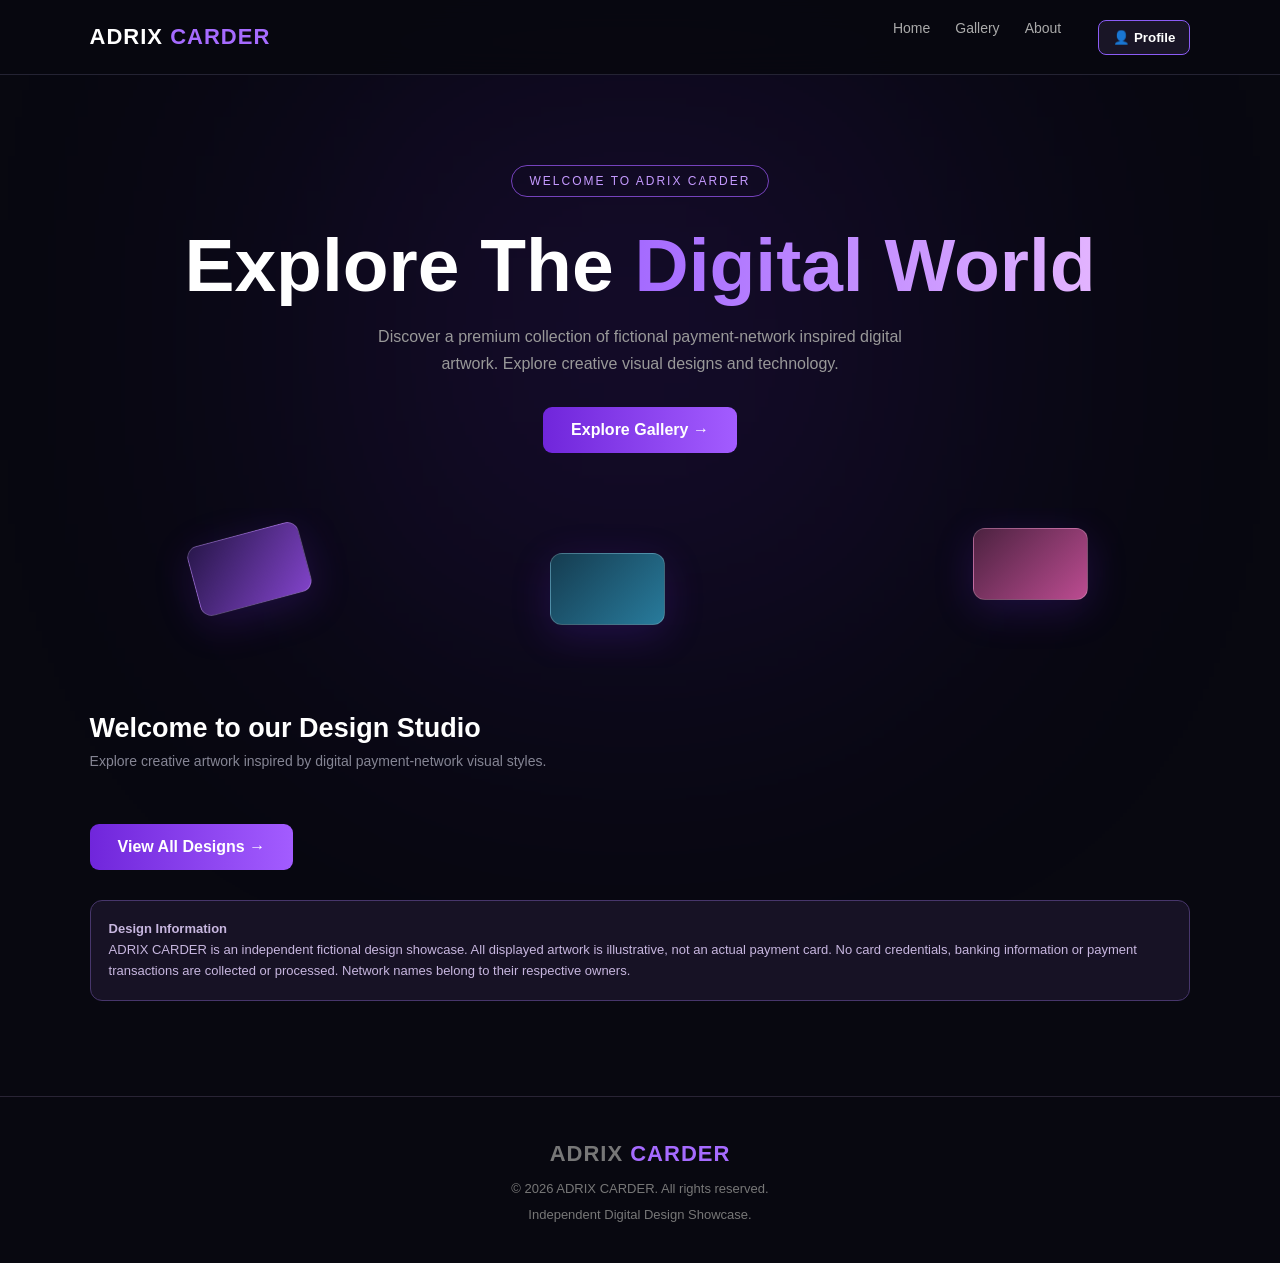
<file: index.html>
<!DOCTYPE html>
<html lang="en">
<head>
<meta charset="UTF-8">
<meta name="viewport" content="width=device-width, initial-scale=1.0">
<meta name="theme-color" content="#080810">
<title>ADRIX CARDER | Digital Design Studio</title>
<link rel="stylesheet" href="style.css">

<style>
.profile-area {
  position: relative;
  display: inline-block;
  margin-left: 12px;
}
.profile-btn {
  background: #191526;
  color: white;
  border: 1px solid #8b5cf6;
  padding: 9px 14px;
  border-radius: 8px;
  cursor: pointer;
  font-weight: bold;
}
.profile-menu {
  display: none;
  position: absolute;
  right: 0;
  top: 45px;
  min-width: 210px;
  padding: 15px;
  background: #15121f;
  border: 1px solid #8b5cf6;
  border-radius: 10px;
  z-index: 9999;
  color: white;
  overflow-wrap: anywhere;
}
.profile-menu.show {
  display: block;
}
.profile-email {
  font-size: 13px;
  color: #c4b5fd;
  margin-bottom: 12px;
}
.logout-btn {
  width: 100%;
  padding: 10px;
  border: 0;
  border-radius: 7px;
  background: #8b5cf6;
  color: white;
  font-weight: bold;
  cursor: pointer;
}
</style>
</head>

<body>

<header>
  <div class="logo">ADRIX <span>CARDER</span></div>
  <nav>
    <a href="index.html">Home</a>
    <a href="gallery.html">Gallery</a>
    <a href="about.html">About</a>

    <div class="profile-area">
      <button class="profile-btn" id="profileBtn" type="button">
        👤 Profile
      </button>

      <div class="profile-menu" id="profileMenu">
        <div class="profile-email" id="profileEmail">Loading...</div>
        <button class="logout-btn" id="logoutBtn" type="button">
          Logout
        </button>
      </div>
    </div>
  </nav>
</header>

<main>
  <section class="hero">
    <div class="tag">WELCOME TO ADRIX CARDER</div>

    <h1>Explore The <span>Digital World</span></h1>

    <p>
      Discover a premium collection of fictional
      payment-network inspired digital artwork.
      Explore creative visual designs and technology.
    </p>

    <a href="gallery.html" class="hero-btn">
      Explore Gallery →
    </a>
  </section>

  <div class="floating-area">
    <div class="float-card"></div>
    <div class="float-card"></div>
    <div class="float-card"></div>
  </div>

  <section class="section">
    <div class="section-heading">
      <h2>Welcome to our Design Studio</h2>
      <p>
        Explore creative artwork inspired by digital
        payment-network visual styles.
      </p>
    </div>

    <a href="gallery.html" class="hero-btn">
      View All Designs →
    </a>

    <div class="notice">
      <strong>Design Information</strong><br>
      ADRIX CARDER is an independent fictional design
      showcase. All displayed artwork is illustrative,
      not an actual payment card. No card credentials,
      banking information or payment transactions are
      collected or processed. Network names belong to
      their respective owners.
    </div>
  </section>
</main>

<footer>
  <div class="logo">ADRIX <span>CARDER</span></div>
  © 2026 ADRIX CARDER. All rights reserved.<br>
  Independent Digital Design Showcase.
</footer>

<script type="module">
import { createClient } from
'https://esm.sh/@supabase/supabase-js@2';

document.body.style.visibility = 'hidden';

const supabase = createClient(
  'https://xgbjjrwdagdjnybwpiis.supabase.co',
  'sb_publishable_ZdrIJqkv8f3fdIeyHsO89g_YBJQWt6o'
);

const profileBtn = document.getElementById('profileBtn');
const profileMenu = document.getElementById('profileMenu');
const profileEmail = document.getElementById('profileEmail');
const logoutBtn = document.getElementById('logoutBtn');

async function checkLogin() {
  try {
    const { data, error } = await supabase.auth.getSession();

    if (error) throw error;

    if (!data.session) {
      window.location.replace('login.html');
      return;
    }

    profileEmail.textContent = data.session.user.email || 'Visitor account';
    document.body.style.visibility = 'visible';

  } catch (error) {
    console.error('Login check failed:', error);
    window.location.replace('login.html');
  }
}

profileBtn.addEventListener('click', () => {
  profileMenu.classList.toggle('show');
});

document.addEventListener('click', (event) => {
  if (!event.target.closest('.profile-area')) {
    profileMenu.classList.remove('show');
  }
});

logoutBtn.addEventListener('click', async () => {
  logoutBtn.disabled = true;
  logoutBtn.textContent = 'Logging out...';

  const { error } = await supabase.auth.signOut();

  if (error) {
    alert('Logout failed. Please try again.');
    logoutBtn.disabled = false;
    logoutBtn.textContent = 'Logout';
    return;
  }

  window.location.replace('login.html');
});

checkLogin();
</script>

</body>
</html>
</file>
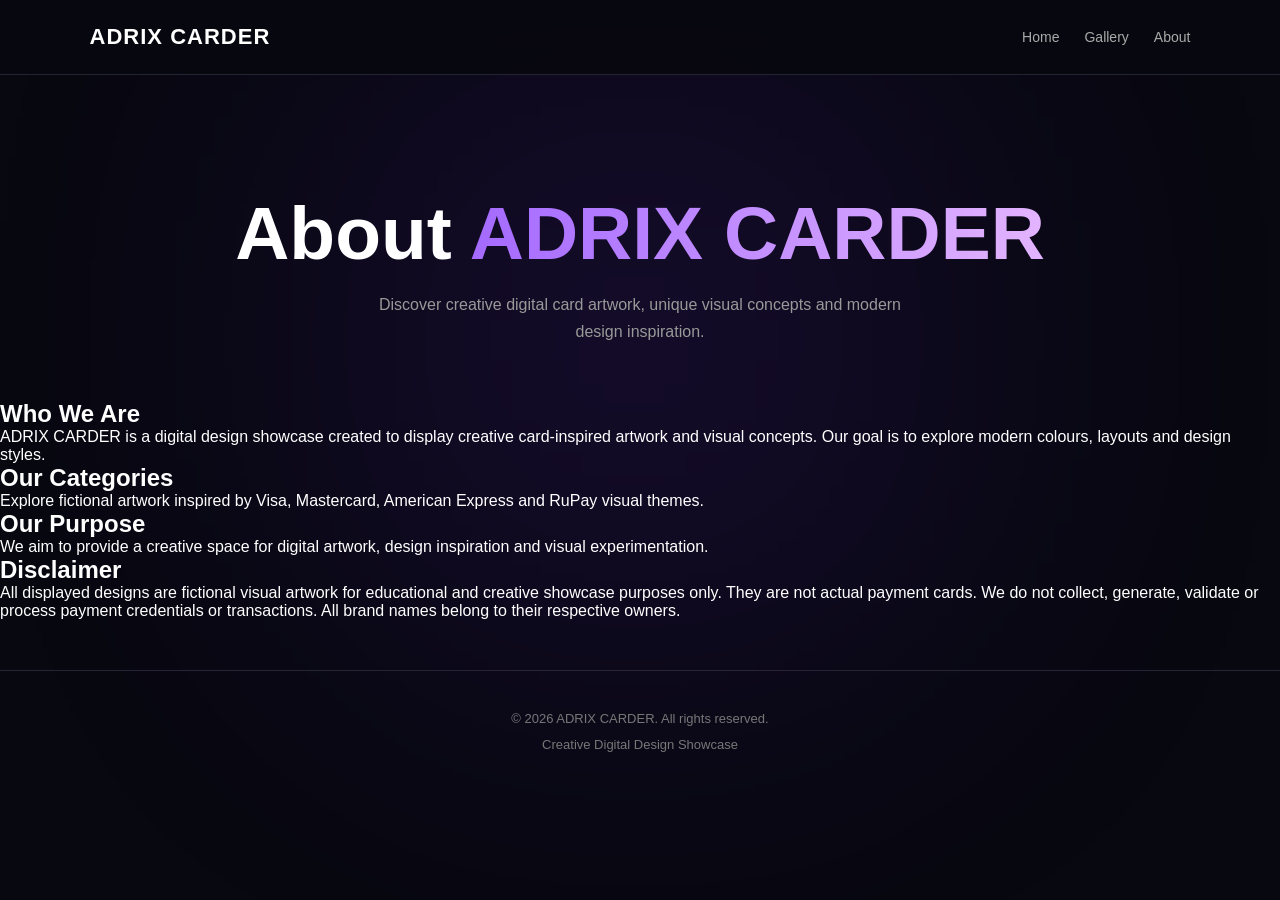
<file: about.html>
<!DOCTYPE html>
<html lang="en">
<head>
  <meta charset="UTF-8">
  <meta name="viewport" content="width=device-width, initial-scale=1">
  <meta name="theme-color" content="#080810">
  <title>About | ADRIX CARDER</title>
  <link rel="stylesheet" href="style.css">
</head>
<body>

<header class="header">
  <div class="logo">ADRIX CARDER</div>
  <nav>
    <a href="index.html">Home</a>
    <a href="gallery.html">Gallery</a>
    <a href="about.html">About</a>
  </nav>
</header>

<main class="container">
  <section class="hero">
    <h1>About <span>ADRIX CARDER</span></h1>
    <p>
      Discover creative digital card artwork, unique visual concepts
      and modern design inspiration.
    </p>
  </section>

  <section class="about-section">
    <h2>Who We Are</h2>
    <p>
      ADRIX CARDER is a digital design showcase created to display
      creative card-inspired artwork and visual concepts.
      Our goal is to explore modern colours, layouts and design styles.
    </p>

    <h2>Our Categories</h2>
    <p>
      Explore fictional artwork inspired by Visa, Mastercard,
      American Express and RuPay visual themes.
    </p>

    <h2>Our Purpose</h2>
    <p>
      We aim to provide a creative space for digital artwork,
      design inspiration and visual experimentation.
    </p>

    <h2>Disclaimer</h2>
    <p>
      All displayed designs are fictional visual artwork for
      educational and creative showcase purposes only.
      They are not actual payment cards. We do not collect,
      generate, validate or process payment credentials or transactions.
      All brand names belong to their respective owners.
    </p>
  </section>
</main>

<footer class="footer">
  <p>© 2026 ADRIX CARDER. All rights reserved.</p>
  <p>Creative Digital Design Showcase</p>
</footer>

<script type="module">
import { createClient } from 'https://esm.sh/@supabase/supabase-js@2';

document.body.style.visibility = 'hidden';

const supabase = createClient(
  'https://xgbjjrwdagdjnybwpiis.supabase.co',
  'sb_publishable_ZdrIJqkv8f3fdIeyHsO89g_YBJQWt6o'
);

async function checkLogin() {
  try {
    const { data, error } = await supabase.auth.getSession();

    if (error) throw error;

    if (!data.session) {
      window.location.replace('login.html');
      return;
    }

    document.body.style.visibility = 'visible';
  } catch (error) {
    console.error('Login check failed:', error);
    window.location.replace('login.html');
  }
}

checkLogin();
</script>

</body>
</html>
</file>
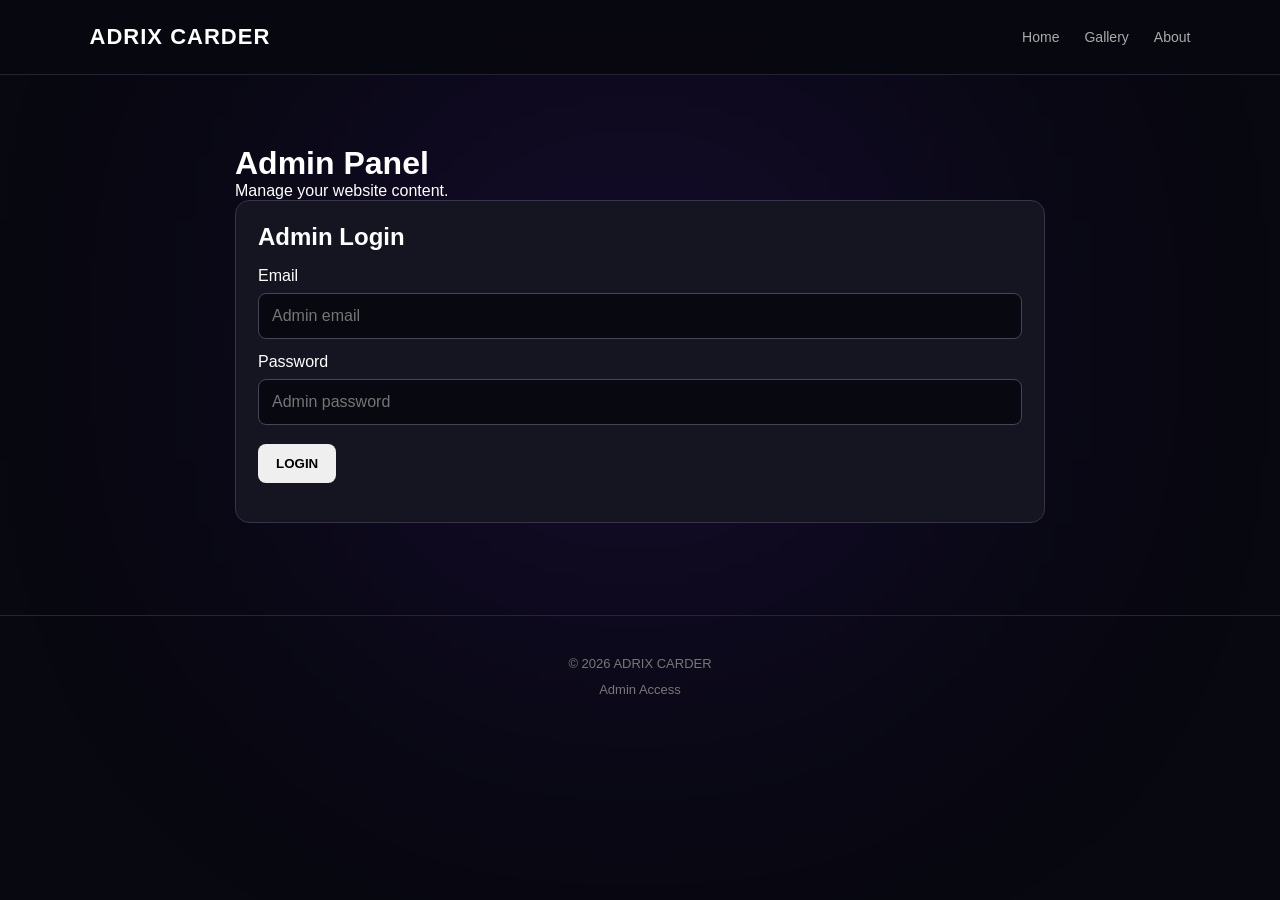
<file: admin.html>
<!DOCTYPE html>
<html lang="en">
<head>
  <meta charset="UTF-8">
  <meta name="viewport" content="width=device-width, initial-scale=1">
  <meta name="theme-color" content="#080810">
  <title>Admin Panel | ADRIX CARDER</title>
  <link rel="stylesheet" href="style.css">
  <style>
    .admin-wrap {
      max-width: 850px;
      margin: 50px auto;
      padding: 20px;
    }
    .admin-box {
      background: #151521;
      border: 1px solid #34344a;
      border-radius: 14px;
      padding: 22px;
      margin-bottom: 22px;
    }
    .admin-box h2 { margin-bottom: 16px; }
    .admin-box input,
    .admin-box textarea,
    .admin-box select {
      width: 100%;
      padding: 13px;
      margin: 8px 0 14px;
      border-radius: 8px;
      border: 1px solid #44445a;
      background: #080810;
      color: white;
      font: inherit;
    }
    .admin-box textarea { min-height: 110px; }
    .admin-box button {
      padding: 12px 18px;
      border: 0;
      border-radius: 8px;
      cursor: pointer;
      font-weight: bold;
      margin: 5px 5px 5px 0;
    }
    .admin-status { margin-top: 12px; }
  </style>
</head>
<body>

<header class="header">
  <div class="logo">ADRIX CARDER</div>
  <nav>
    <a href="index.html">Home</a>
    <a href="gallery.html">Gallery</a>
    <a href="about.html">About</a>
  </nav>
</header>

<main class="admin-wrap">
  <h1>Admin Panel</h1>
  <p>Manage your website content.</p>

  <section class="admin-box" id="loginSection">
    <h2>Admin Login</h2>

    <form id="loginForm">
      <label for="adminEmail">Email</label>
      <input id="adminEmail" type="email"
        placeholder="Admin email" required>

      <label for="adminPassword">Password</label>
      <input id="adminPassword" type="password"
        placeholder="Admin password" required>

      <button type="submit">LOGIN</button>
    </form>

    <p class="admin-status" id="loginStatus" aria-live="polite"></p>
  </section>

  <section id="dashboard" hidden>
    <div class="admin-box">
      <h2>Website Settings</h2>

      <label for="siteTitle">Website Title</label>
      <input id="siteTitle" type="text">

      <label for="heroDescription">Home Description</label>
      <textarea id="heroDescription"></textarea>

      <label for="aboutText">About Text</label>
      <textarea id="aboutText"></textarea>

      <button type="button" id="saveSettings">SAVE SETTINGS</button>
      <p id="settingsStatus" class="admin-status" aria-live="polite"></p>
    </div>

    <div class="admin-box">
      <h2>Add Gallery Artwork</h2>

      <label for="artTitle">Artwork Title</label>
      <input id="artTitle" type="text">

      <label for="artCategory">Category</label>
      <select id="artCategory">
        <option value="visa">Visa</option>
        <option value="mastercard">Mastercard</option>
        <option value="amex">American Express</option>
        <option value="rupay">RuPay</option>
      </select>

      <label for="artDescription">Description</label>
      <textarea id="artDescription"></textarea>

      <label for="artImage">Artwork Image URL</label>
      <input id="artImage" type="url"
        placeholder="https://example.com/artwork.jpg">

      <button type="button" id="addArtwork">ADD ARTWORK</button>
      <p id="galleryStatus" class="admin-status" aria-live="polite"></p>
    </div>

    <div class="admin-box">
      <h2>Manage Gallery</h2>
      <div id="galleryList"></div>
    </div>

    <div class="admin-box">
      <button type="button" id="logoutButton">LOGOUT</button>
    </div>
  </section>
</main>

<footer class="footer">
  <p>© 2026 ADRIX CARDER</p>
  <p>Admin Access</p>
</footer>

<script type="module" src="admin.js"></script>
</body>
</html>
</file>
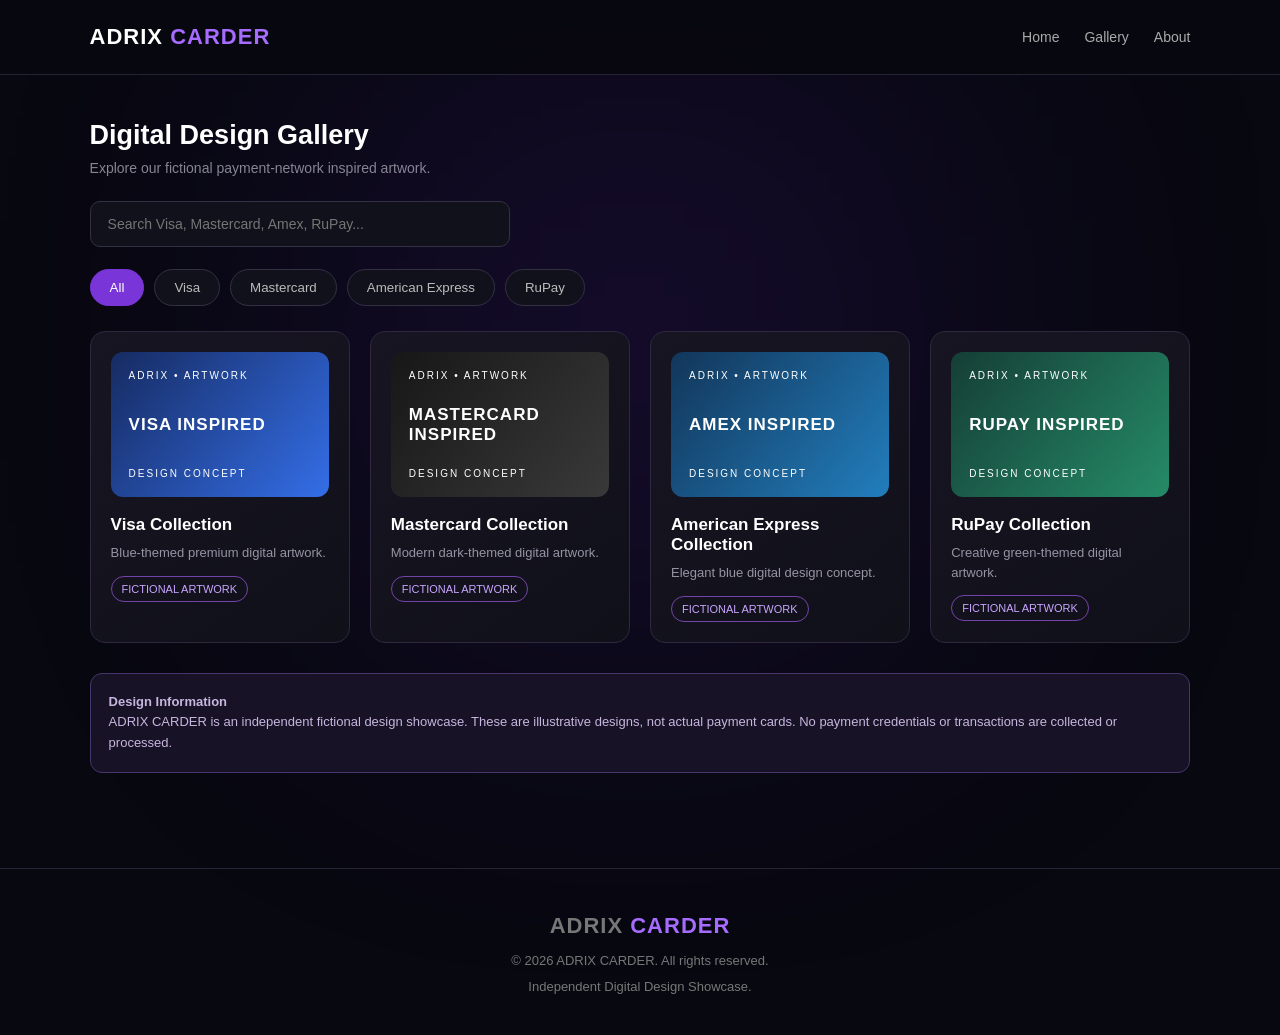
<file: gallery.html>
<!DOCTYPE html>
<html lang="en">
<head>
<meta charset="UTF-8">
<meta name="viewport" content="width=device-width, initial-scale=1">
<meta name="theme-color" content="#080810">
<title>Gallery | ADRIX CARDER</title>
<link rel="stylesheet" href="style.css">
</head>

<body>

<header>
  <div class="logo">ADRIX <span>CARDER</span></div>
  <nav>
    <a href="index.html">Home</a>
    <a href="gallery.html">Gallery</a>
    <a href="about.html">About</a>
  </nav>
</header>

<main>
<section class="section" id="gallery">

  <div class="section-heading">
    <h2>Digital Design Gallery</h2>
    <p>Explore our fictional payment-network inspired artwork.</p>
  </div>

  <div class="search-box">
    <input type="search" id="searchInput"
      placeholder="Search Visa, Mastercard, Amex, RuPay..."
      oninput="searchCards()">
  </div>

  <div class="filters">
    <button class="filter active" onclick="filterCards('all',this)">All</button>
    <button class="filter" onclick="filterCards('visa',this)">Visa</button>
    <button class="filter" onclick="filterCards('mastercard',this)">Mastercard</button>
    <button class="filter" onclick="filterCards('amex',this)">American Express</button>
    <button class="filter" onclick="filterCards('rupay',this)">RuPay</button>
  </div>

  <div class="grid" id="cardGrid">

    <div class="card" data-type="visa" onclick="openPreview(this)">
      <div class="demo-card">
        <small>ADRIX • ARTWORK</small>
        <strong>VISA INSPIRED</strong>
        <small>DESIGN CONCEPT</small>
      </div>
      <h3>Visa Collection</h3>
      <p>Blue-themed premium digital artwork.</p>
      <span class="demo-label">FICTIONAL ARTWORK</span>
    </div>

    <div class="card" data-type="mastercard" onclick="openPreview(this)">
      <div class="demo-card mastercard">
        <small>ADRIX • ARTWORK</small>
        <strong>MASTERCARD INSPIRED</strong>
        <small>DESIGN CONCEPT</small>
      </div>
      <h3>Mastercard Collection</h3>
      <p>Modern dark-themed digital artwork.</p>
      <span class="demo-label">FICTIONAL ARTWORK</span>
    </div>

    <div class="card" data-type="amex" onclick="openPreview(this)">
      <div class="demo-card amex">
        <small>ADRIX • ARTWORK</small>
        <strong>AMEX INSPIRED</strong>
        <small>DESIGN CONCEPT</small>
      </div>
      <h3>American Express Collection</h3>
      <p>Elegant blue digital design concept.</p>
      <span class="demo-label">FICTIONAL ARTWORK</span>
    </div>

    <div class="card" data-type="rupay" onclick="openPreview(this)">
      <div class="demo-card rupay">
        <small>ADRIX • ARTWORK</small>
        <strong>RUPAY INSPIRED</strong>
        <small>DESIGN CONCEPT</small>
      </div>
      <h3>RuPay Collection</h3>
      <p>Creative green-themed digital artwork.</p>
      <span class="demo-label">FICTIONAL ARTWORK</span>
    </div>

  </div>

  <div class="empty" id="emptyMessage">
    No matching designs found.
  </div>

  <div class="notice">
    <strong>Design Information</strong><br>
    ADRIX CARDER is an independent fictional design
    showcase. These are illustrative designs, not actual
    payment cards. No payment credentials or transactions
    are collected or processed.
  </div>

</section>
</main>

<div class="preview" id="preview" onclick="closePreviewOutside(event)">
  <div class="preview-content">
    <h2 id="previewTitle">Artwork Preview</h2>
    <div id="previewArtwork"></div>
    <p id="previewDescription" style="color:#aaa;font-size:13px;margin-top:15px">
      Fictional design artwork.
    </p>
    <button class="close-btn" onclick="closePreview()">CLOSE</button>
  </div>
</div>

<footer>
  <div class="logo">ADRIX <span>CARDER</span></div>
  © 2026 ADRIX CARDER. All rights reserved.<br>
  Independent Digital Design Showcase.
</footer>

<script src="script.js"></script>

<script type="module">
import { createClient } from
'https://esm.sh/@supabase/supabase-js@2';

document.body.style.visibility = 'hidden';

const supabase = createClient(
  'https://xgbjjrwdagdjnybwpiis.supabase.co',
  'sb_publishable_ZdrIJqkv8f3fdIeyHsO89g_YBJQWt6o'
);

async function checkLogin() {
  try {
    const { data, error } = await supabase.auth.getSession();
    if (error) throw error;

    if (!data.session) {
      window.location.replace('login.html');
      return;
    }

    document.body.style.visibility = 'visible';
  } catch (error) {
    console.error('Login check failed:', error);
    window.location.replace('login.html');
  }
}

checkLogin();
</script>

</body>
</html>
</file>
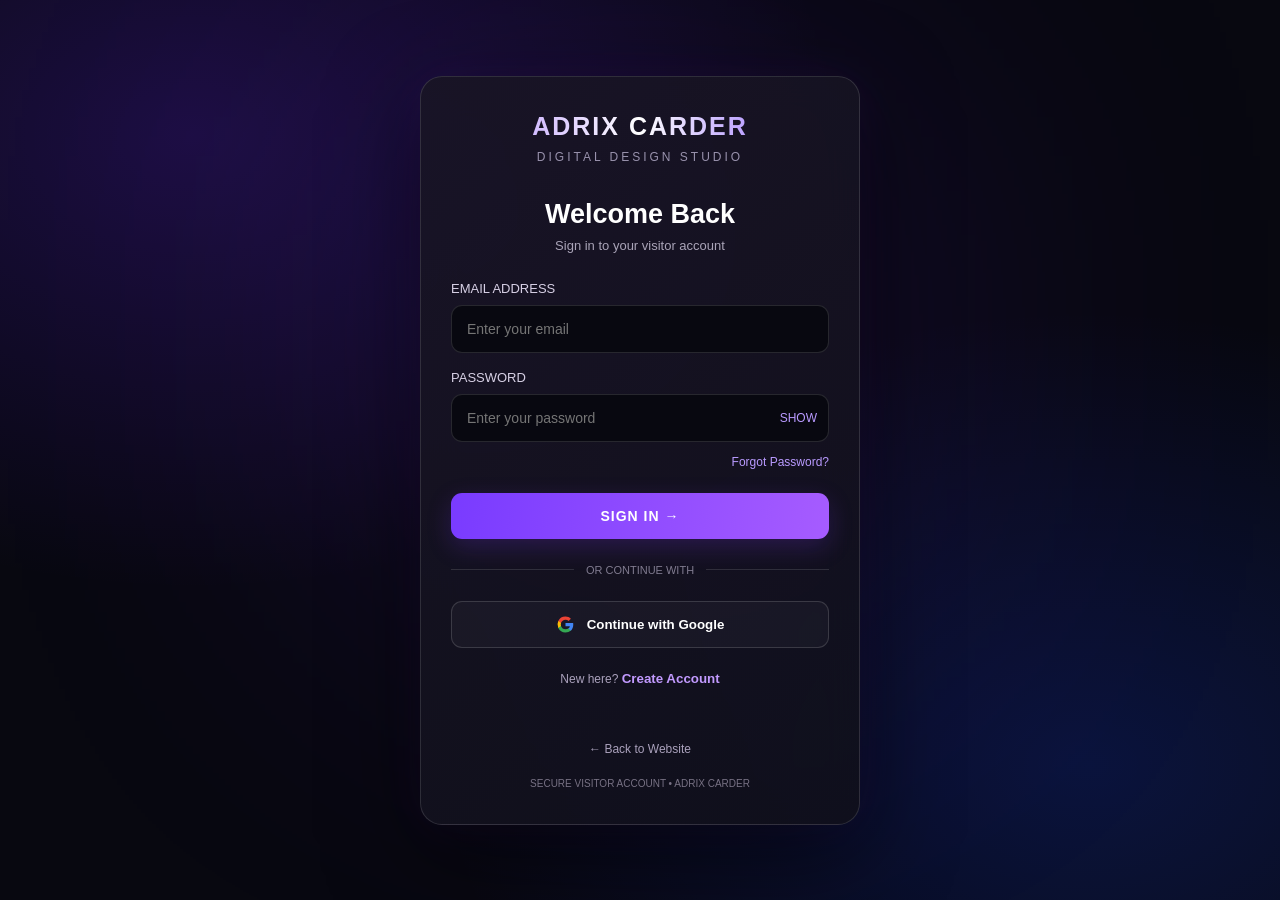
<file: login.html>
<!DOCTYPE html>
<html lang="en">
<head>
<meta charset="UTF-8">
<meta name="viewport" content="width=device-width, initial-scale=1">
<meta name="theme-color" content="#080810">
<title>Visitor Login | ADRIX CARDER</title>
<link rel="stylesheet" href="style.css">

<style>
*{box-sizing:border-box}

body{
  min-height:100vh;
  margin:0;
  display:flex;
  align-items:center;
  justify-content:center;
  padding:22px;
  background:
    radial-gradient(ellipse at 15% 15%,#6928ff35,transparent 42%),
    radial-gradient(ellipse at 85% 85%,#1748ff30,transparent 42%),
    #080810;
  color:white;
  font-family:Arial,sans-serif;
}

.login-wrap{width:100%;max-width:440px}

.login-card{
  padding:35px 30px;
  border:1px solid #ffffff20;
  border-radius:22px;
  background:linear-gradient(145deg,#191525ee,#10101bee);
  box-shadow:0 25px 90px #0009,0 0 45px #873bff18;
  backdrop-filter:blur(18px);
  animation:appear .7s ease;
}

@keyframes appear{
  from{opacity:0;transform:translateY(20px)}
  to{opacity:1;transform:translateY(0)}
}

.brand{
  text-align:center;
  font-size:25px;
  font-weight:900;
  letter-spacing:2px;
  background:linear-gradient(90deg,#b18aff,#fff,#8a5cff);
  -webkit-background-clip:text;
  color:transparent;
}

.tagline{
  text-align:center;
  color:#9992ad;
  font-size:12px;
  letter-spacing:3px;
  margin-top:9px;
}

.heading{text-align:center;font-size:27px;margin:35px 0 8px}
.subheading{text-align:center;color:#aaa4b8;font-size:13px;margin-bottom:28px}

.field-label{
  display:block;
  font-size:13px;
  color:#d7d0e5;
  margin:17px 0 9px;
}

.field{
  width:100%;
  padding:15px;
  border-radius:11px;
  border:1px solid #ffffff20;
  background:#080810;
  color:white;
  outline:none;
  font-size:14px;
}

.field:focus{
  border-color:#a06aff;
  box-shadow:0 0 0 3px #914dff20;
}

.password-wrap{position:relative}
.password-wrap input{padding-right:65px}

.show-password{
  position:absolute;
  right:12px;
  top:50%;
  transform:translateY(-50%);
  color:#b99aff;
  border:0;
  background:none;
  cursor:pointer;
  font-size:12px;
}

.forgot-row{display:flex;justify-content:flex-end;margin-top:13px}

.forgot-row button{
  color:#b99aff;
  font-size:12px;
  background:none;
  border:0;
  cursor:pointer;
}

.login-btn{
  width:100%;
  padding:15px;
  margin-top:24px;
  border:0;
  border-radius:11px;
  background:linear-gradient(100deg,#793bff,#a65cff);
  color:white;
  font-size:14px;
  font-weight:800;
  letter-spacing:1px;
  cursor:pointer;
  box-shadow:0 8px 25px #843cff35;
}

.login-btn:hover{transform:translateY(-2px)}

.divider{
  display:flex;
  align-items:center;
  gap:12px;
  margin:25px 0;
  color:#817b90;
  font-size:11px;
}

.divider:before,.divider:after{
  content:"";
  height:1px;
  flex:1;
  background:#ffffff20;
}

.google-btn{
  width:100%;
  padding:13px;
  border-radius:11px;
  border:1px solid #ffffff25;
  background:#ffffff08;
  color:white;
  display:flex;
  align-items:center;
  justify-content:center;
  gap:12px;
  font-weight:600;
  cursor:pointer;
}

.google-icon{width:19px;height:19px}

.switch-row{
  text-align:center;
  color:#aaa1bc;
  font-size:12px;
  margin-top:23px;
}

.switch-row button{
  color:#c29aff;
  border:0;
  background:none;
  font-weight:bold;
  cursor:pointer;
}

.message{
  font-size:12px;
  color:#d5bfff;
  text-align:center;
  margin-top:15px;
  min-height:16px;
}

.back{
  display:block;
  text-align:center;
  color:#aaa1bc;
  font-size:12px;
  text-decoration:none;
  margin-top:25px;
}

.security{
  text-align:center;
  color:#777184;
  font-size:10px;
  margin-top:22px;
}

[hidden]{display:none!important}

@media(max-width:480px){
  .login-card{padding:28px 22px}
  .heading{font-size:24px}
}
</style>
</head>

<body>

<main class="login-wrap">
<section class="login-card">

  <div class="brand">ADRIX CARDER</div>
  <div class="tagline">DIGITAL DESIGN STUDIO</div>

  <h1 class="heading" id="formHeading">Welcome Back</h1>
  <p class="subheading" id="formSubtitle">
    Sign in to your visitor account
  </p>

  <form id="authForm">

    <div id="nameGroup" hidden>
      <label class="field-label" for="fullName">FULL NAME</label>
      <input class="field" type="text" id="fullName"
        placeholder="Enter your name" autocomplete="name">
    </div>

    <label class="field-label" for="email">EMAIL ADDRESS</label>
    <input class="field" type="email" id="email"
      placeholder="Enter your email" autocomplete="email" required>

    <label class="field-label" for="password">PASSWORD</label>
    <div class="password-wrap">
      <input class="field" type="password" id="password"
        placeholder="Enter your password"
        autocomplete="current-password" required minlength="6">
      <button type="button" class="show-password"
        id="togglePassword">SHOW</button>
    </div>

    <div class="forgot-row" id="forgotRow">
      <button type="button" id="forgotPassword">Forgot Password?</button>
    </div>

    <button class="login-btn" type="submit" id="submitButton">
      SIGN IN →
    </button>
  </form>

  <div class="divider">OR CONTINUE WITH</div>

  <button class="google-btn" type="button" id="googleLogin">
    <svg class="google-icon" viewBox="0 0 48 48" aria-hidden="true">
      <path fill="#4285F4" d="M43.6 24.5c0-1.4-.1-2.8-.4-4.1H24v7.8h11a9.4 9.4 0 0 1-4.1 6.2v5.1h6.6c3.9-3.6 6.1-8.8 6.1-15z"/>
      <path fill="#34A853" d="M24 44c5.5 0 10.1-1.8 13.5-4.9l-6.6-5.1c-1.8 1.2-4.1 2-6.9 2-5.3 0-9.8-3.6-11.4-8.4H5.8v5.2A20 20 0 0 0 24 44z"/>
      <path fill="#FBBC05" d="M12.6 27.6a12 12 0 0 1 0-7.2v-5.2H5.8a20 20 0 0 0 0 17.6z"/>
      <path fill="#EA4335" d="M24 12c3 0 5.7 1 7.8 3l5.8-5.8C34.1 5.9 29.5 4 24 4A20 20 0 0 0 5.8 15.2l6.8 5.2C14.2 15.6 18.7 12 24 12z"/>
    </svg>
    Continue with Google
  </button>

  <div class="switch-row">
    <span id="switchText">New here?</span>
    <button type="button" id="switchMode">Create Account</button>
  </div>

  <p class="message" id="authMessage" aria-live="polite"></p>

  <a class="back" href="index.html">← Back to Website</a>

  <div class="security">SECURE VISITOR ACCOUNT • ADRIX CARDER</div>

</section>
</main>

<script type="module" src="login.js"></script>
</body>
</html>
</file>
<file: style.css>
* {
  margin: 0;
  padding: 0;
  box-sizing: border-box;
}

html {
  scroll-behavior: smooth;
}

body {
  background: #080810;
  color: #fff;
  font-family: Arial, sans-serif;
  overflow-x: hidden;
}

body::before {
  content: "";
  position: fixed;
  width: 500px;
  height: 500px;
  background: #792bff;
  filter: blur(180px);
  opacity: .18;
  top: 10%;
  left: 30%;
  pointer-events: none;
  z-index: -1;
}

header {
  min-height: 75px;
  padding: 0 7%;
  display: flex;
  align-items: center;
  justify-content: space-between;
  border-bottom: 1px solid #242333;
  background: rgba(8,8,16,.92);
  position: sticky;
  top: 0;
  z-index: 10;
  backdrop-filter: blur(15px);
}

.logo {
  font-size: 22px;
  font-weight: 900;
  letter-spacing: 1px;
}

.logo span {
  color: #a66bff;
}

nav {
  display: flex;
  gap: 25px;
}

nav a {
  color: #aaa;
  text-decoration: none;
  font-size: 14px;
  transition: .3s;
}

nav a:hover {
  color: #b77aff;
}

.hero {
  text-align: center;
  padding: 90px 20px 55px;
  position: relative;
}

.tag {
  display: inline-block;
  border: 1px solid #7542bc;
  color: #c59aff;
  padding: 8px 18px;
  border-radius: 30px;
  font-size: 12px;
  letter-spacing: 2px;
}

.hero h1 {
  font-size: clamp(38px, 8vw, 75px);
  margin: 25px 0 15px;
  font-weight: 900;
}

.hero h1 span {
  background: linear-gradient(90deg,#a46aff,#e3b4ff);
  -webkit-background-clip: text;
  color: transparent;
}

.hero p {
  color: #999;
  max-width: 540px;
  margin: auto;
  line-height: 1.7;
}

.hero-btn {
  display: inline-block;
  margin-top: 30px;
  padding: 14px 28px;
  background: linear-gradient(90deg,#7026db,#a35cff);
  color: white;
  text-decoration: none;
  border-radius: 9px;
  font-weight: bold;
  transition: .3s;
}

.hero-btn:hover {
  transform: translateY(-4px);
  box-shadow: 0 8px 30px #792bff55;
}

.floating-area {
  height: 160px;
  position: relative;
  overflow: hidden;
}

.float-card {
  position: absolute;
  width: 115px;
  height: 72px;
  border-radius: 12px;
  border: 1px solid #ffffff30;
  background: linear-gradient(135deg,#28174b,#8143c9);
  box-shadow: 0 10px 40px #792bff30;
  animation: float 5s ease-in-out infinite;
}

.float-card:nth-child(1) {
  left: 15%;
  top: 25px;
  transform: rotate(-15deg);
}

.float-card:nth-child(2) {
  left: 43%;
  top: 45px;
  background: linear-gradient(135deg,#153c50,#287b9c);
  animation-delay: 1s;
}

.float-card:nth-child(3) {
  right: 15%;
  top: 20px;
  background: linear-gradient(135deg,#4c2240,#bc4c91);
  animation-delay: 2s;
}

@keyframes float {
  0%,100% { translate: 0 0; }
  50% { translate: 0 -18px; }
}

.section {
  padding: 45px 7%;
  position: relative;
}

.section-heading {
  margin-bottom: 25px;
}

.section-heading h2 {
  font-size: 27px;
}

.section-heading p {
  color: #858594;
  margin-top: 9px;
  font-size: 14px;
}

.search-box {
  width: 100%;
  max-width: 420px;
  margin-bottom: 22px;
}

.search-box input {
  width: 100%;
  padding: 14px 17px;
  background: #11111c;
  border: 1px solid #343044;
  outline: none;
  border-radius: 10px;
  color: white;
  font-size: 14px;
}

.search-box input:focus {
  border-color: #9959ed;
}

.filters {
  display: flex;
  gap: 10px;
  flex-wrap: wrap;
  margin-bottom: 25px;
}

.filter {
  padding: 10px 19px;
  border: 1px solid #343044;
  border-radius: 25px;
  background: #11111c;
  color: #bbb;
  cursor: pointer;
  transition: .3s;
}

.filter.active,
.filter:hover {
  background: #7935d7;
  color: white;
  border-color: #7935d7;
}

.grid {
  display: grid;
  grid-template-columns: repeat(auto-fit,minmax(220px,1fr));
  gap: 20px;
}

.card {
  background: linear-gradient(145deg,#171522,#101019);
  border: 1px solid #30283f;
  border-radius: 15px;
  padding: 20px;
  transition: .3s;
  cursor: pointer;
}

.card:hover {
  transform: translateY(-6px);
  border-color: #9959ed;
  box-shadow: 0 10px 35px #792bff20;
}

.demo-card {
  height: 145px;
  padding: 18px;
  border-radius: 12px;
  margin-bottom: 18px;
  display: flex;
  flex-direction: column;
  justify-content: space-between;
  background: linear-gradient(130deg,#162b62,#346ee7);
}

.demo-card.mastercard {
  background: linear-gradient(130deg,#171717,#393939);
}

.demo-card.amex {
  background: linear-gradient(130deg,#12365a,#227ebd);
}

.demo-card.rupay {
  background: linear-gradient(130deg,#153e36,#258b67);
}

.demo-card small {
  letter-spacing: 2px;
  font-size: 10px;
}

.demo-card strong {
  font-size: 17px;
  letter-spacing: 1px;
}

.card h3 {
  font-size: 17px;
}

.card p {
  color: #9693a4;
  font-size: 13px;
  margin-top: 8px;
  line-height: 1.5;
}

.demo-label {
  display: inline-block;
  margin-top: 13px;
  color: #c9a5ff;
  font-size: 11px;
  border: 1px solid #7443aa;
  padding: 6px 10px;
  border-radius: 20px;
}

.notice {
  margin-top: 30px;
  padding: 18px;
  border: 1px solid #47366b;
  background: #171225;
  border-radius: 12px;
  color: #c7b6df;
  line-height: 1.6;
  font-size: 13px;
}

.empty {
  display: none;
  color: #aaa;
  padding: 25px;
  text-align: center;
}

footer {
  margin-top: 50px;
  padding: 35px 20px;
  text-align: center;
  border-top: 1px solid #292435;
  color: #777;
  font-size: 13px;
  line-height: 2;
}

.preview {
  display: none;
  position: fixed;
  inset: 0;
  background: rgba(0,0,0,.88);
  z-index: 100;
  align-items: center;
  justify-content: center;
  padding: 20px;
}

.preview.show {
  display: flex;
}

.preview-content {
  background: #171522;
  border: 1px solid #7443aa;
  border-radius: 18px;
  padding: 25px;
  width: 100%;
  max-width: 420px;
  text-align: center;
}

.preview-content .demo-card {
  height: 190px;
}

.close-btn {
  display: block;
  margin: 20px auto 0;
  background: #7935d7;
  color: white;
  border: none;
  padding: 11px 25px;
  border-radius: 8px;
  cursor: pointer;
}

@media(max-width:600px) {
  header { padding: 0 5%; }
  nav { gap: 12px; }
  nav a { font-size: 11px; }
  .logo { font-size: 17px; }
  .hero { padding-top: 65px; }
  .section { padding: 35px 5%; }
  .grid { grid-template-columns: 1fr; }
}

@media(prefers-reduced-motion:reduce) {
  *, *::before, *::after {
    animation-duration: .01ms !important;
    scroll-behavior: auto !important;
    transition-duration: .01ms !important;
  }
}
</file>
